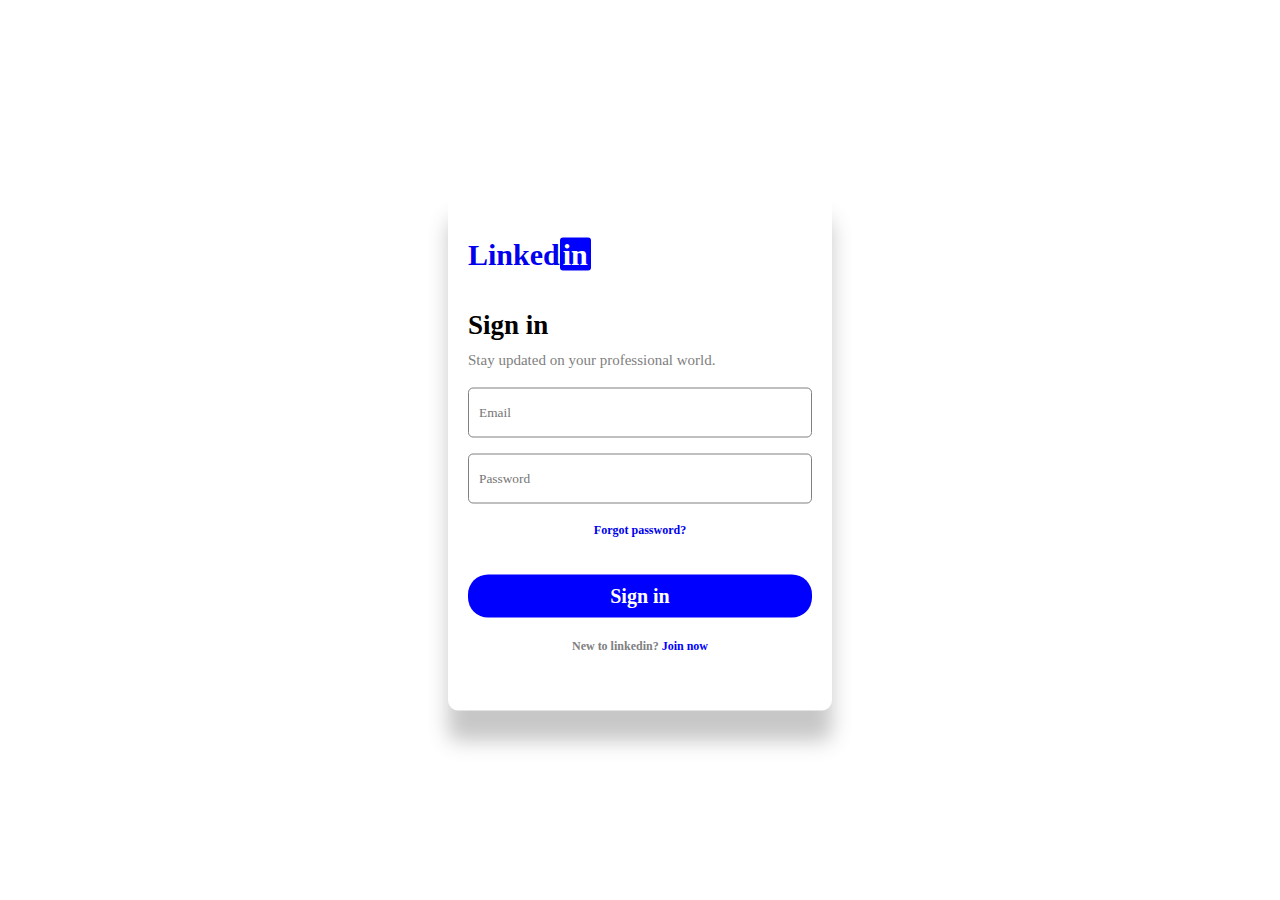
<file: index.html>
<!DOCTYPE html>
<html lang="en">
<head>
    <meta charset="UTF-8">
    <meta name="viewport" content="width=device-width, initial-scale=1.0">
    <title>LinkedIN - Sign In</title>
    <link rel="stylesheet" href="linkedin.css">
</head>
<body>
    <div class="container">
        <h2 class="logo"><a href="#">Linked<span>in</span></a></h2>
    
        <h1>Sign in</h1>
        <p>Stay updated on your professional world.</p>
        <input type="text" placeholder="Email">
        <br>
        <input type="text" placeholder="Password">

        <p><a href="#">Forgot password?</a></p>
        <button>Sign in</button>
        <p><a href="#">New to linkedin? <span>Join now</span></a></p>
    </div>
</body>
</html>
</file>
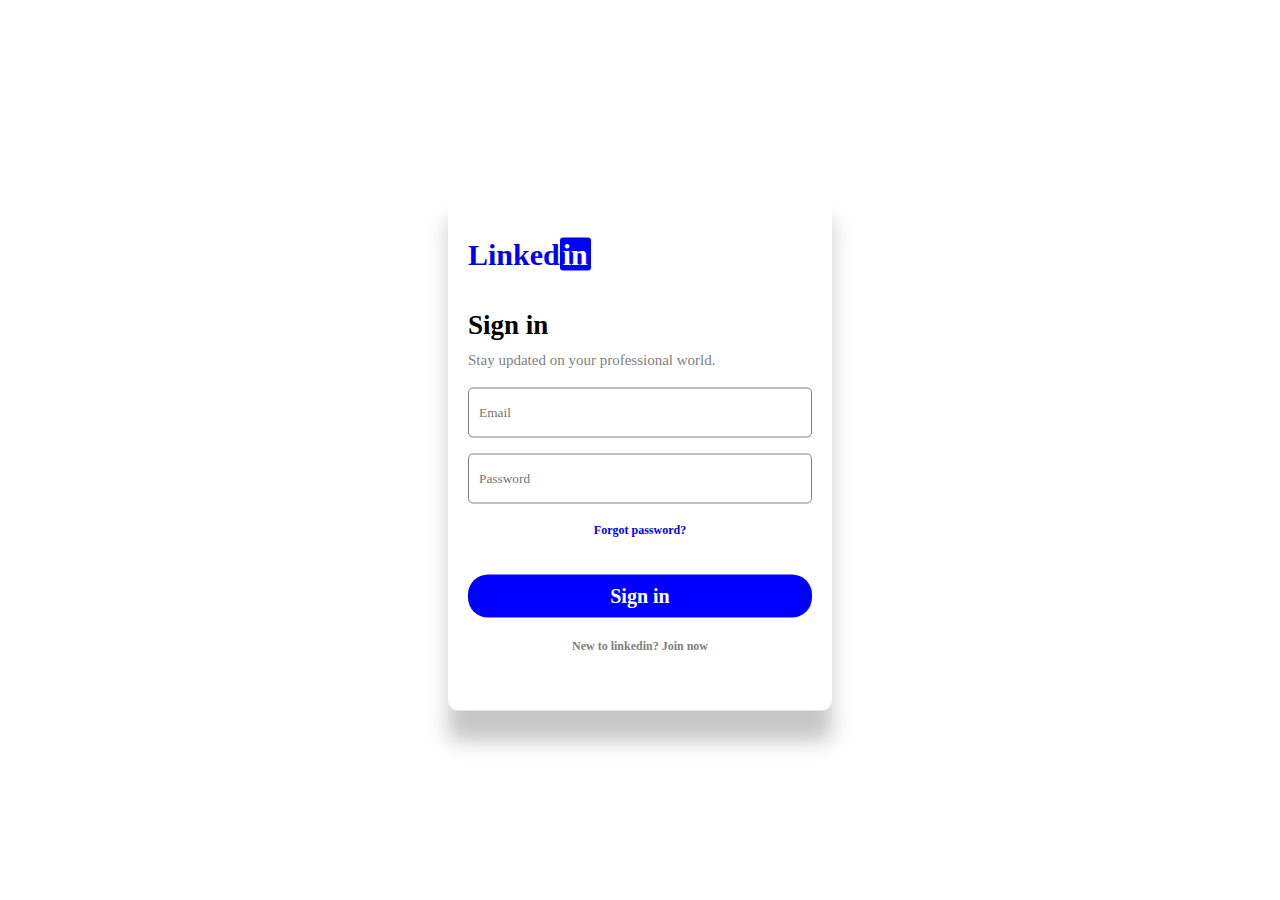
<file: linkdIN.html>
<!DOCTYPE html>
<html lang="en">
<head>
    <meta charset="UTF-8">
    <meta name="viewport" content="width=device-width, initial-scale=1.0">
    <title>Document</title>
    <link rel="stylesheet" href="linkedin.css">
</head>
<body>
    <div class="container">
        <h2 class="logo"><a href="#">Linked<span>in</span></a></h2>
    
        <h1>Sign in</h1>
        <p>Stay updated on your professional world.</p>
        <input type="text" placeholder="Email">
        <br>
        <input type="text" placeholder="Password">

        <p><a href="#">Forgot password?</a></p>
        <button>Sign in</button>
        <p><a href="#">New to linkedin? Join now</a></p>
    </div>
</body>
</html>
</file>
<file: linkedin.css>
* {
    padding: 0; margin: 0;
    box-sizing: border-box;
    font-family: Verdana;
}

.container {
    width: 30%;
    font-size: 20px;
    padding: 50px 20px;
    position: absolute;
    top: 50%;
    left: 50%;
    transform: translate(-50%, -50%);
    line-height: 30px;
    box-shadow: 0px 30px 20px rgba(73, 70, 70, 0.3);
    border-radius: 10px;
}

.container h2 {
    color: blue;
    margin-bottom: 40px;
}

.container h2 a {
    text-decoration: none;
}

.container h2 span {
    background-color: blue;
    color: white;
    padding: 0 3px;
    border-radius: 3px;
}

.container h1 {
    font-size: 27px;
}

.container p:first-of-type {
    font-size: 15px;
    margin: 5px 0;
    color: grey;
}

.container input {
    width: 100%;
    height: 50px;
    border-radius: 5px;
    padding: 10px;
    margin: 8px 0;
    border: 1px solid grey;
}

.container p:nth-of-type(2) a,
.container p:nth-of-type(3) a {
    text-decoration: none;
    font-size: 12px;
    font-weight:bold;
}

.container p:nth-of-type(2),
.container p:nth-of-type(3) {
    text-align: center;
}

.container p:nth-of-type(3) a {
    color: grey;
}

.container p:nth-of-type(3) a span {
    color: blue;
}

.container button {
    padding: 10px;
    width: 100%;
    border-radius: 20px;
    border-style: none;
    background-color: blue;
    color: white;
    font-size: 20px;
    font-weight: bold;
    margin: 30px 0 10px;
}


@media only screen and (max-width: 425px) {
    .container {
    width: 80%;
    }
    
    .container p:first-of-type {
        margin-top: 10px;
        line-height: 20px;
    }
}
</file>
